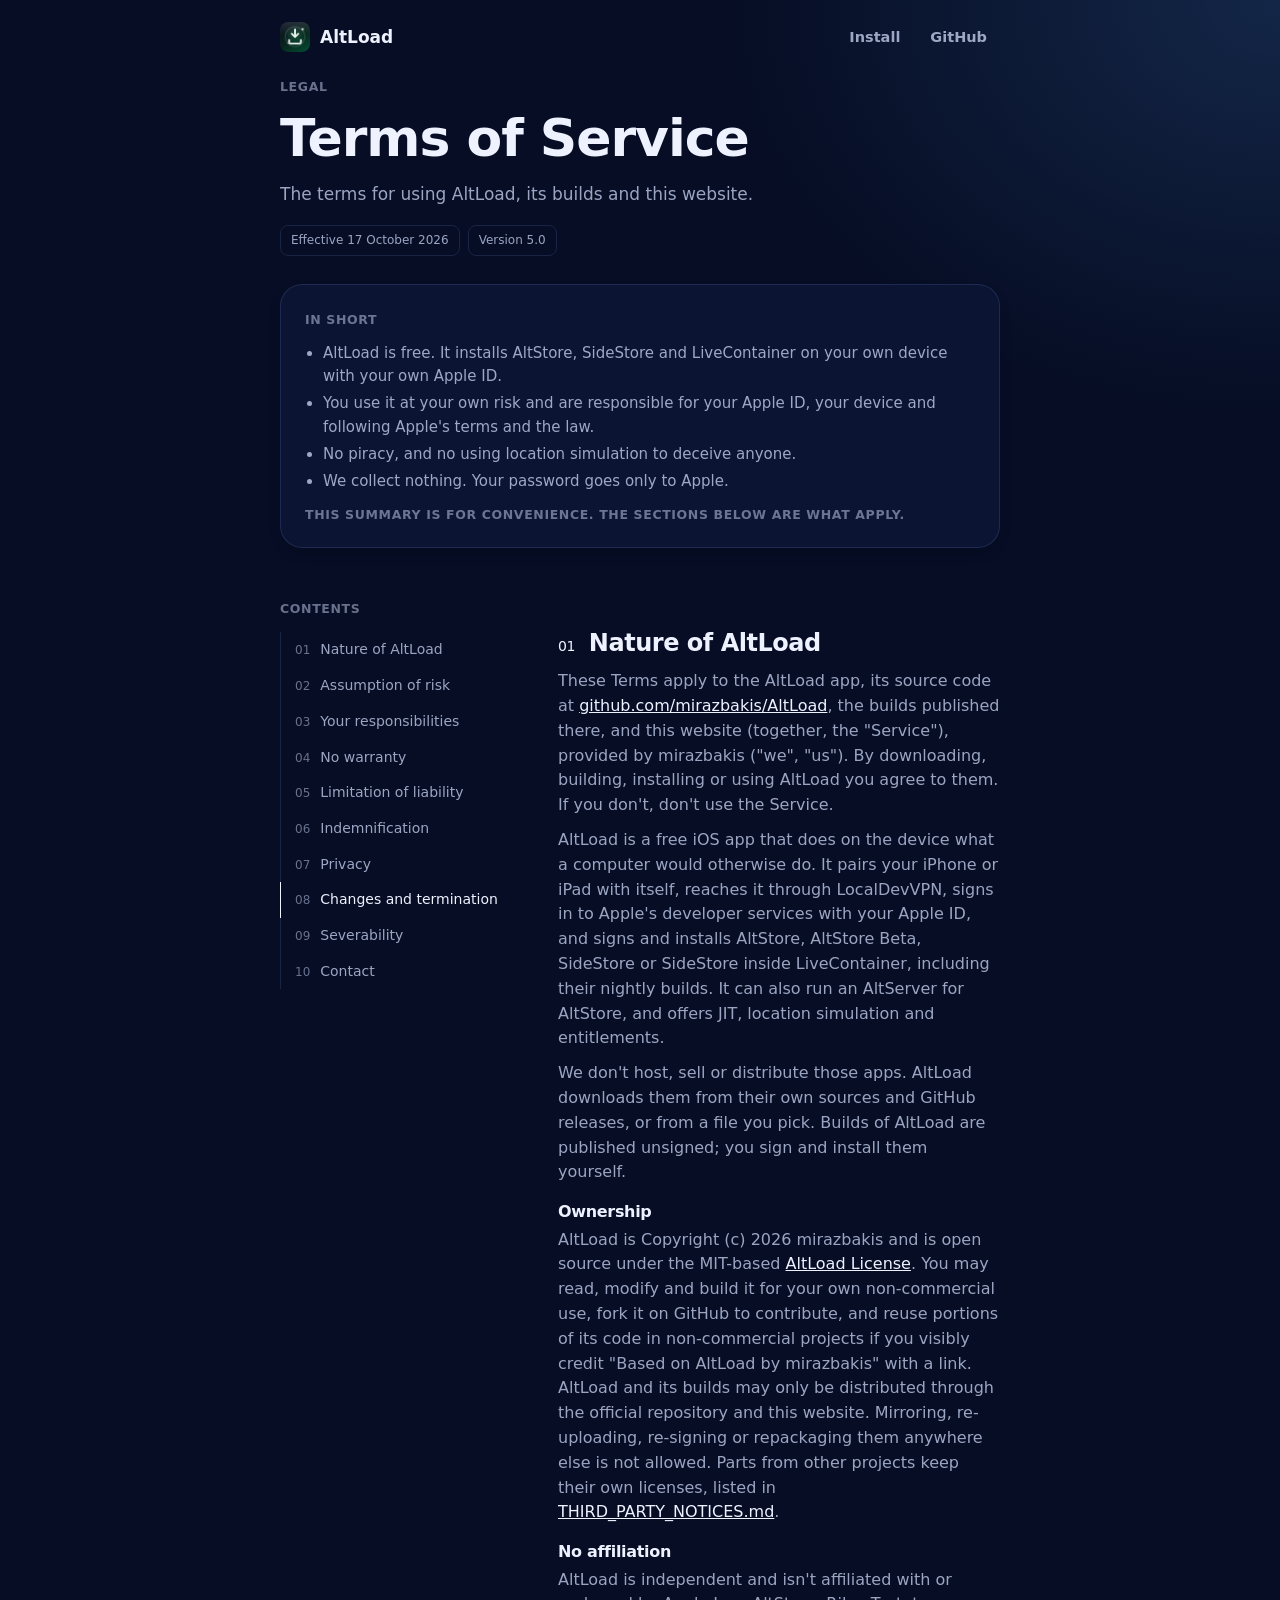
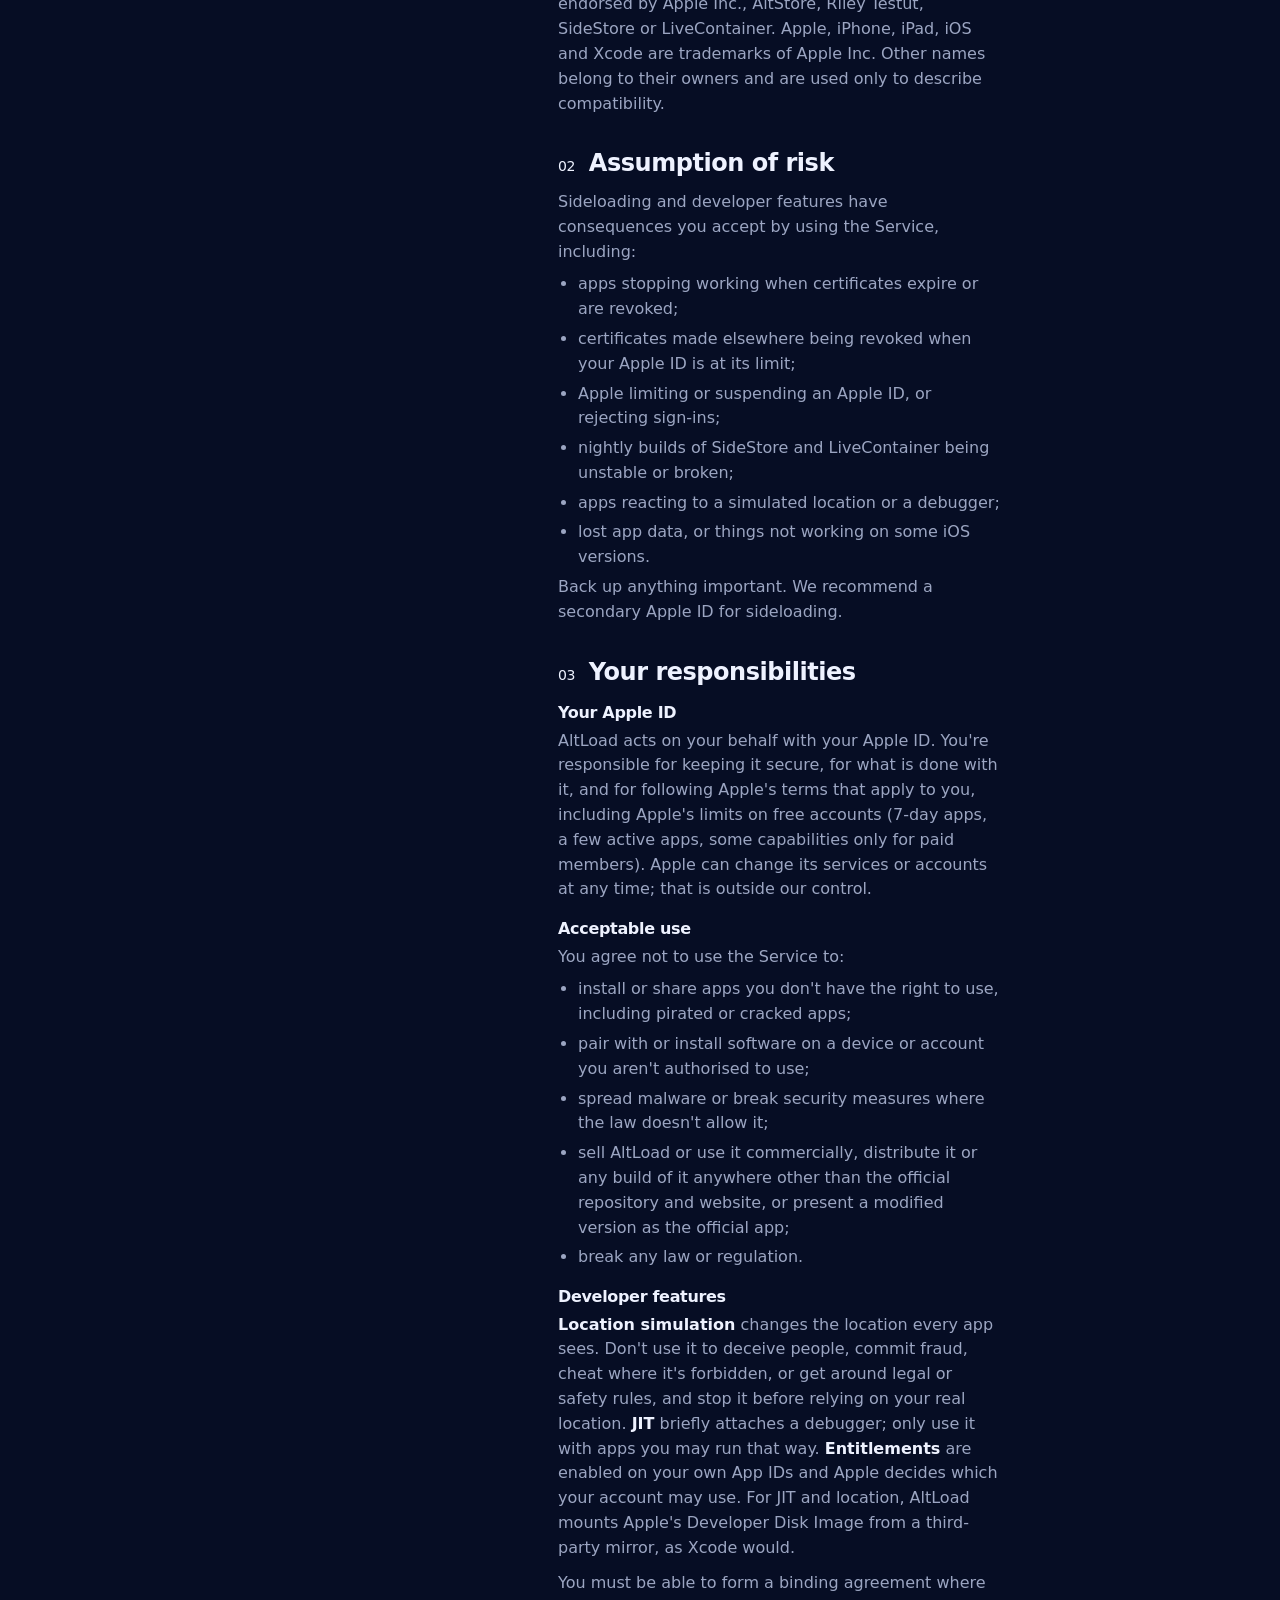
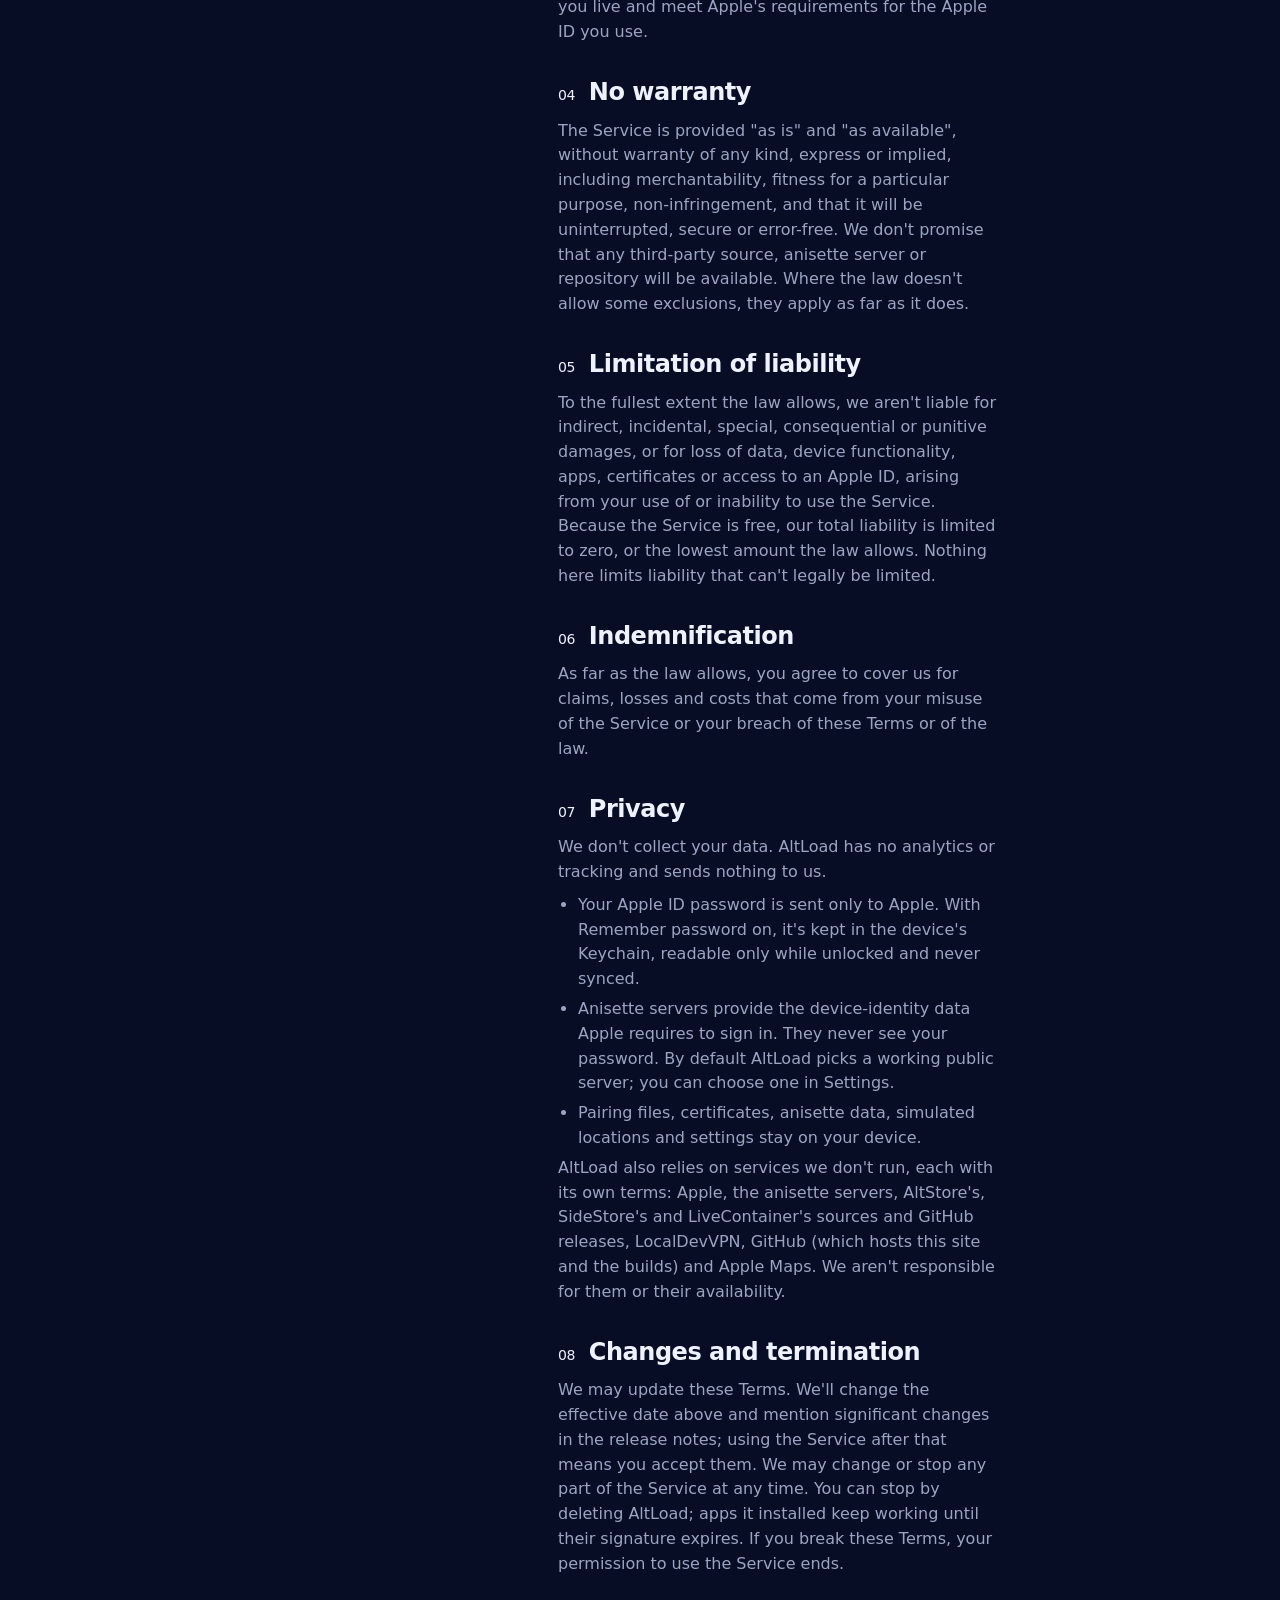
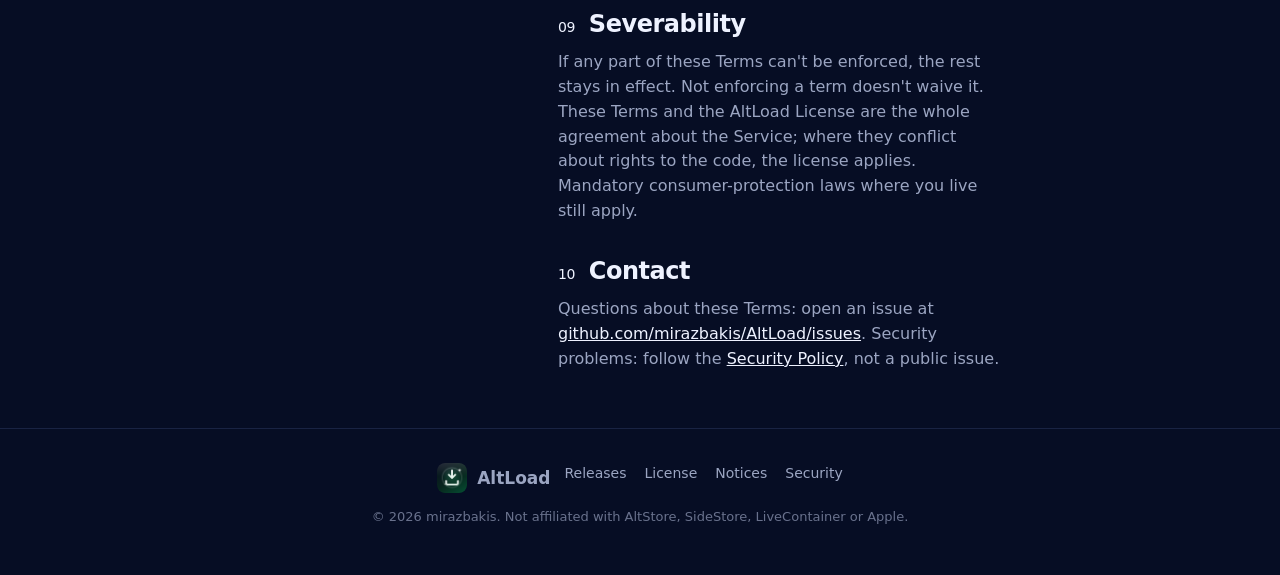
<file: site/terms.html>
<!DOCTYPE html>
<html lang="en">
<head>
<meta charset="UTF-8">
<meta name="viewport" content="width=device-width, initial-scale=1, viewport-fit=cover">
<title>AltLoad Terms</title>
<link rel="canonical" href="https://altload.org/terms.html">
<meta name="description" content="The terms for using AltLoad, its builds and this website.">
<meta name="theme-color" content="#061436">
<link rel="icon" type="image/png" href="AltLoad.png">
<link rel="stylesheet" href="assets/altload.css">
<style>
  .doc{display:grid;grid-template-columns:230px 1fr;gap:48px;padding:40px 0 0;align-items:start}
  .toc{position:sticky;top:24px}
  .toc ol{list-style:none;counter-reset:t;margin-top:12px;border-left:1px solid var(--line)}
  .toc li{counter-increment:t}
  .toc a{display:flex;gap:10px;padding:7px 0 7px 14px;margin-left:-1px;border-left:1px solid transparent;text-decoration:none;font-size:14px;color:var(--ink-2)}
  .toc a::before{content:counter(t,decimal-leading-zero);font-family:var(--mono);font-size:12px;color:var(--ink-3);padding-top:2px}
  .toc a:hover,.toc a.on{color:var(--ink);border-left-color:var(--leaf)}
  .title h1{font-size:clamp(34px,5.5vw,52px);margin:10px 0 12px}
  .title p{color:var(--ink-2);font-size:17px}
  .dates{display:flex;flex-wrap:wrap;gap:8px;margin-top:18px}
  .dates span{font-family:var(--mono);font-size:12px;padding:5px 10px;border-radius:8px;background:var(--raised);border:1px solid var(--line);color:var(--ink-2)}
  .short{margin:28px 0 8px;padding:22px 24px}
  .short ul{margin:10px 0 0 18px;color:var(--ink-2);font-size:15px}
  .short li{margin:4px 0}
  article section{padding:34px 0 0;scroll-margin-top:20px}
  article h2{display:flex;align-items:baseline;gap:14px;font-size:24px;margin-bottom:12px}
  article h2 .n{font-family:var(--mono);font-size:14px;color:var(--leaf);font-weight:500}
  article h3{font-size:16px;margin:18px 0 6px}
  article p,article li{color:var(--ink-2);font-size:16px}
  article p+p{margin-top:10px}
  article ul{margin:8px 0 0 20px}
  article li{margin:5px 0}
  article a{color:var(--ink)}
  article strong{color:var(--ink)}
  @media (max-width:860px){.doc{grid-template-columns:1fr;gap:8px}.toc{position:static}.toc ol{columns:2;column-gap:16px}}
  @media (max-width:480px){.toc ol{columns:1}}
</style>
</head>
<body>

<header class="bar">
  <div class="wrap">
    <a class="brand" href="index.html"><img src="AltLoad.png" alt="">AltLoad</a>
    <nav>
      <a class="opt" href="index.html#install">Install</a>
      <a href="https://github.com/mirazbakis/AltLoad">GitHub</a>
    </nav>
  </div>
</header>

<main class="wrap">
  <div class="title">
    <span class="label">Legal</span>
    <h1>Terms of Service</h1>
    <p>The terms for using AltLoad, its builds and this website.</p>
    <div class="dates"><span>Effective 17 October 2026</span><span>Version 5.0</span></div>
  </div>

  <div class="short surface">
    <span class="label">In short</span>
    <ul>
      <li>AltLoad is free. It installs AltStore, SideStore and LiveContainer on your own device with your own Apple ID.</li>
      <li>You use it at your own risk and are responsible for your Apple ID, your device and following Apple's terms and the law.</li>
      <li>No piracy, and no using location simulation to deceive anyone.</li>
      <li>We collect nothing. Your password goes only to Apple.</li>
    </ul>
    <p class="label" style="margin-top:12px">This summary is for convenience. The sections below are what apply.</p>
  </div>

  <div class="doc">
    <aside class="toc" aria-label="Contents">
      <span class="label">Contents</span>
      <ol>
        <li><a href="#nature">Nature of AltLoad</a></li>
        <li><a href="#risk">Assumption of risk</a></li>
        <li><a href="#you">Your responsibilities</a></li>
        <li><a href="#warranty">No warranty</a></li>
        <li><a href="#liability">Limitation of liability</a></li>
        <li><a href="#indemnity">Indemnification</a></li>
        <li><a href="#privacy">Privacy</a></li>
        <li><a href="#changes">Changes and termination</a></li>
        <li><a href="#severability">Severability</a></li>
        <li><a href="#contact">Contact</a></li>
      </ol>
    </aside>

    <article>
      <section id="nature">
        <h2><span class="n">01</span>Nature of AltLoad</h2>
        <p>These Terms apply to the AltLoad app, its source code at <a href="https://github.com/mirazbakis/AltLoad">github.com/mirazbakis/AltLoad</a>, the builds published there, and this website (together, the "Service"), provided by mirazbakis ("we", "us"). By downloading, building, installing or using AltLoad you agree to them. If you don't, don't use the Service.</p>
        <p>AltLoad is a free iOS app that does on the device what a computer would otherwise do. It pairs your iPhone or iPad with itself, reaches it through LocalDevVPN, signs in to Apple's developer services with your Apple ID, and signs and installs AltStore, AltStore Beta, SideStore or SideStore inside LiveContainer, including their nightly builds. It can also run an AltServer for AltStore, and offers JIT, location simulation and entitlements.</p>
        <p>We don't host, sell or distribute those apps. AltLoad downloads them from their own sources and GitHub releases, or from a file you pick. Builds of AltLoad are published unsigned; you sign and install them yourself.</p>
        <h3>Ownership</h3>
        <p>AltLoad is Copyright (c) 2026 mirazbakis and is open source under the MIT-based <a href="https://github.com/mirazbakis/AltLoad/blob/main/LICENSE.md">AltLoad License</a>. You may read, modify and build it for your own non-commercial use, fork it on GitHub to contribute, and reuse portions of its code in non-commercial projects if you visibly credit "Based on AltLoad by mirazbakis" with a link. AltLoad and its builds may only be distributed through the official repository and this website. Mirroring, re-uploading, re-signing or repackaging them anywhere else is not allowed. Parts from other projects keep their own licenses, listed in <a href="https://github.com/mirazbakis/AltLoad/blob/main/THIRD_PARTY_NOTICES.md">THIRD_PARTY_NOTICES.md</a>.</p>
        <h3>No affiliation</h3>
        <p>AltLoad is independent and isn't affiliated with or endorsed by Apple Inc., AltStore, Riley Testut, SideStore or LiveContainer. Apple, iPhone, iPad, iOS and Xcode are trademarks of Apple Inc. Other names belong to their owners and are used only to describe compatibility.</p>
      </section>

      <section id="risk">
        <h2><span class="n">02</span>Assumption of risk</h2>
        <p>Sideloading and developer features have consequences you accept by using the Service, including:</p>
        <ul>
          <li>apps stopping working when certificates expire or are revoked;</li>
          <li>certificates made elsewhere being revoked when your Apple ID is at its limit;</li>
          <li>Apple limiting or suspending an Apple ID, or rejecting sign-ins;</li>
          <li>nightly builds of SideStore and LiveContainer being unstable or broken;</li>
          <li>apps reacting to a simulated location or a debugger;</li>
          <li>lost app data, or things not working on some iOS versions.</li>
        </ul>
        <p>Back up anything important. We recommend a secondary Apple ID for sideloading.</p>
      </section>

      <section id="you">
        <h2><span class="n">03</span>Your responsibilities</h2>
        <h3>Your Apple ID</h3>
        <p>AltLoad acts on your behalf with your Apple ID. You're responsible for keeping it secure, for what is done with it, and for following Apple's terms that apply to you, including Apple's limits on free accounts (7-day apps, a few active apps, some capabilities only for paid members). Apple can change its services or accounts at any time; that is outside our control.</p>
        <h3>Acceptable use</h3>
        <p>You agree not to use the Service to:</p>
        <ul>
          <li>install or share apps you don't have the right to use, including pirated or cracked apps;</li>
          <li>pair with or install software on a device or account you aren't authorised to use;</li>
          <li>spread malware or break security measures where the law doesn't allow it;</li>
          <li>sell AltLoad or use it commercially, distribute it or any build of it anywhere other than the official repository and website, or present a modified version as the official app;</li>
          <li>break any law or regulation.</li>
        </ul>
        <h3>Developer features</h3>
        <p><strong>Location simulation</strong> changes the location every app sees. Don't use it to deceive people, commit fraud, cheat where it's forbidden, or get around legal or safety rules, and stop it before relying on your real location. <strong>JIT</strong> briefly attaches a debugger; only use it with apps you may run that way. <strong>Entitlements</strong> are enabled on your own App IDs and Apple decides which your account may use. For JIT and location, AltLoad mounts Apple's Developer Disk Image from a third-party mirror, as Xcode would.</p>
        <p>You must be able to form a binding agreement where you live and meet Apple's requirements for the Apple ID you use.</p>
      </section>

      <section id="warranty">
        <h2><span class="n">04</span>No warranty</h2>
        <p>The Service is provided "as is" and "as available", without warranty of any kind, express or implied, including merchantability, fitness for a particular purpose, non-infringement, and that it will be uninterrupted, secure or error-free. We don't promise that any third-party source, anisette server or repository will be available. Where the law doesn't allow some exclusions, they apply as far as it does.</p>
      </section>

      <section id="liability">
        <h2><span class="n">05</span>Limitation of liability</h2>
        <p>To the fullest extent the law allows, we aren't liable for indirect, incidental, special, consequential or punitive damages, or for loss of data, device functionality, apps, certificates or access to an Apple ID, arising from your use of or inability to use the Service. Because the Service is free, our total liability is limited to zero, or the lowest amount the law allows. Nothing here limits liability that can't legally be limited.</p>
      </section>

      <section id="indemnity">
        <h2><span class="n">06</span>Indemnification</h2>
        <p>As far as the law allows, you agree to cover us for claims, losses and costs that come from your misuse of the Service or your breach of these Terms or of the law.</p>
      </section>

      <section id="privacy">
        <h2><span class="n">07</span>Privacy</h2>
        <p>We don't collect your data. AltLoad has no analytics or tracking and sends nothing to us.</p>
        <ul>
          <li>Your Apple ID password is sent only to Apple. With Remember password on, it's kept in the device's Keychain, readable only while unlocked and never synced.</li>
          <li>Anisette servers provide the device-identity data Apple requires to sign in. They never see your password. By default AltLoad picks a working public server; you can choose one in Settings.</li>
          <li>Pairing files, certificates, anisette data, simulated locations and settings stay on your device.</li>
        </ul>
        <p>AltLoad also relies on services we don't run, each with its own terms: Apple, the anisette servers, AltStore's, SideStore's and LiveContainer's sources and GitHub releases, LocalDevVPN, GitHub (which hosts this site and the builds) and Apple Maps. We aren't responsible for them or their availability.</p>
      </section>

      <section id="changes">
        <h2><span class="n">08</span>Changes and termination</h2>
        <p>We may update these Terms. We'll change the effective date above and mention significant changes in the release notes; using the Service after that means you accept them. We may change or stop any part of the Service at any time. You can stop by deleting AltLoad; apps it installed keep working until their signature expires. If you break these Terms, your permission to use the Service ends.</p>
      </section>

      <section id="severability">
        <h2><span class="n">09</span>Severability</h2>
        <p>If any part of these Terms can't be enforced, the rest stays in effect. Not enforcing a term doesn't waive it. These Terms and the AltLoad License are the whole agreement about the Service; where they conflict about rights to the code, the license applies. Mandatory consumer-protection laws where you live still apply.</p>
      </section>

      <section id="contact">
        <h2><span class="n">10</span>Contact</h2>
        <p>Questions about these Terms: open an issue at <a href="https://github.com/mirazbakis/AltLoad/issues">github.com/mirazbakis/AltLoad/issues</a>. Security problems: follow the <a href="https://github.com/mirazbakis/AltLoad/blob/main/SECURITY.md">Security Policy</a>, not a public issue.</p>
      </section>
    </article>
  </div>
</main>

<footer>
  <div class="wrap">
    <a class="brand" href="index.html"><img src="AltLoad.png" alt="">AltLoad</a>
    <nav>
      <a href="https://github.com/mirazbakis/AltLoad/releases">Releases</a>
      <a href="https://github.com/mirazbakis/AltLoad/blob/main/LICENSE.md">License</a>
      <a href="https://github.com/mirazbakis/AltLoad/blob/main/THIRD_PARTY_NOTICES.md">Notices</a>
      <a href="https://github.com/mirazbakis/AltLoad/blob/main/SECURITY.md">Security</a>
    </nav>
    <small>© 2026 mirazbakis. Not affiliated with AltStore, SideStore, LiveContainer or Apple.</small>
  </div>
</footer>

<script>
(function(){
  // Highlight the section being read in the contents.
  var links=[].slice.call(document.querySelectorAll('.toc a'));
  if(!('IntersectionObserver' in window)) return;
  var io=new IntersectionObserver(function(entries){
    entries.forEach(function(en){
      if(!en.isIntersecting) return;
      links.forEach(function(a){ a.classList.toggle('on', a.getAttribute('href')==='#'+en.target.id); });
    });
  },{rootMargin:'-20% 0px -70% 0px'});
  document.querySelectorAll('article section').forEach(function(s){ io.observe(s); });
})();
</script>
</body>
</html>
</file>
<file: site/assets/altload.css>
/* AltLoad pages (terms.html). Midnight navy with mint accents, matching index.html. */
:root{
  --night:#060d24;
  --night-top:#060d24;
  --card:#0b1533;
  --card-2:#101d44;
  --edge:rgba(140,170,255,.14);
  --edge-2:rgba(140,170,255,.30);
  --accent:#1fb57d;
  --accent-2:#3ee0a1;
  --valid:#3ee0a1;
  --ink:#eef2ff;
  --ink-2:rgba(214,224,255,.72);
  --ink-3:rgba(214,224,255,.48);
  --sans:-apple-system,BlinkMacSystemFont,system-ui,"Segoe UI",Roboto,sans-serif;
  /* terms.html still uses these names */
  --line:var(--edge);
  --line-2:var(--edge-2);
  --glass:var(--card);
  --glass-2:var(--card-2);
  color-scheme:dark;
}
*{box-sizing:border-box;margin:0;padding:0}
html{background:var(--night);scroll-behavior:smooth;overflow-x:clip}
body{
  font-family:var(--sans);color:var(--ink);line-height:1.55;-webkit-font-smoothing:antialiased;
  min-height:100vh;overflow-x:clip;
  background:radial-gradient(700px 500px at 12% -10%,rgba(62,224,161,.16),transparent 70%) no-repeat,radial-gradient(800px 600px at 100% 0%,rgba(90,169,255,.16),transparent 70%) no-repeat,var(--night);
}
a{color:inherit}
img{display:block;max-width:100%}
.wrap{width:min(720px,100% - 32px);margin-inline:auto}
h1,h2,h3{letter-spacing:-.02em;line-height:1.15;font-weight:800}
.label{font-size:12.5px;font-weight:700;letter-spacing:.05em;text-transform:uppercase;color:var(--ink-3)}

/* top bar */
.bar{padding:18px 0}
.bar .wrap{display:flex;align-items:center;gap:12px}
.brand{display:flex;align-items:center;gap:10px;text-decoration:none;font-weight:800;font-size:17px}
.brand img{width:30px;height:30px;border-radius:8px}
.bar nav{margin-left:auto;display:flex;gap:4px}
.bar nav a{padding:8px 13px;border-radius:999px;text-decoration:none;font-size:14.5px;font-weight:600;color:var(--ink-2)}
.bar nav a:hover{color:var(--ink);background:rgba(76,149,255,.14)}
@media (max-width:520px){.bar nav a.opt{display:none}}

/* cards */
.card,.surface{background:var(--card);border:1px solid var(--edge);border-radius:22px;box-shadow:0 7px 14px rgba(0,0,0,.07)}

/* buttons */
.btn{display:inline-flex;align-items:center;justify-content:center;gap:9px;min-height:50px;padding:0 22px;border-radius:999px;
  font:700 15.5px/1 var(--sans);text-decoration:none;cursor:pointer;border:1px solid transparent;
  transition:filter .15s,transform .15s,background .15s}
.btn svg{width:18px;height:18px;flex:none}
.btn-primary{color:#fff;background:linear-gradient(135deg,var(--accent),var(--accent-2));border:0;box-shadow:0 8px 24px rgba(33,112,245,.4)}
.btn-primary:hover{filter:brightness(1.08)}
.btn-quiet{color:var(--ink);background:var(--card-2);border-color:var(--edge-2)}
.btn-quiet:hover{border-color:var(--edge-2)}
.btn:active{transform:scale(.98)}
.btn[aria-disabled="true"]{opacity:.45;cursor:not-allowed;filter:saturate(.6)}

/* chips */
.chips{display:flex;flex-wrap:wrap;justify-content:center;gap:8px}
.chip{display:inline-flex;align-items:center;gap:7px;padding:7px 14px;border-radius:999px;font-size:13px;font-weight:600;
  color:var(--ink-2);text-decoration:none;background:var(--card);border:1px solid var(--edge)}
.chip b{color:var(--ink);font-weight:900}
a.chip:hover{border-color:var(--edge-2);color:var(--ink)}
.dot{width:7px;height:7px;border-radius:50%;background:var(--valid);box-shadow:0 0 8px var(--valid)}

/* footer */
footer{border-top:1px solid var(--edge);margin-top:56px;padding:34px 0 48px}
footer .wrap{display:flex;flex-wrap:wrap;gap:14px;justify-content:center;text-align:center}
footer nav{display:flex;flex-wrap:wrap;gap:8px 18px;justify-content:center}
footer a{color:var(--ink-2);text-decoration:none;font-size:14px}
footer a:hover{color:var(--ink)}
footer small{color:var(--ink-3);font-size:13px;flex-basis:100%}

@media (prefers-reduced-motion:reduce){html{scroll-behavior:auto}}
</file>
